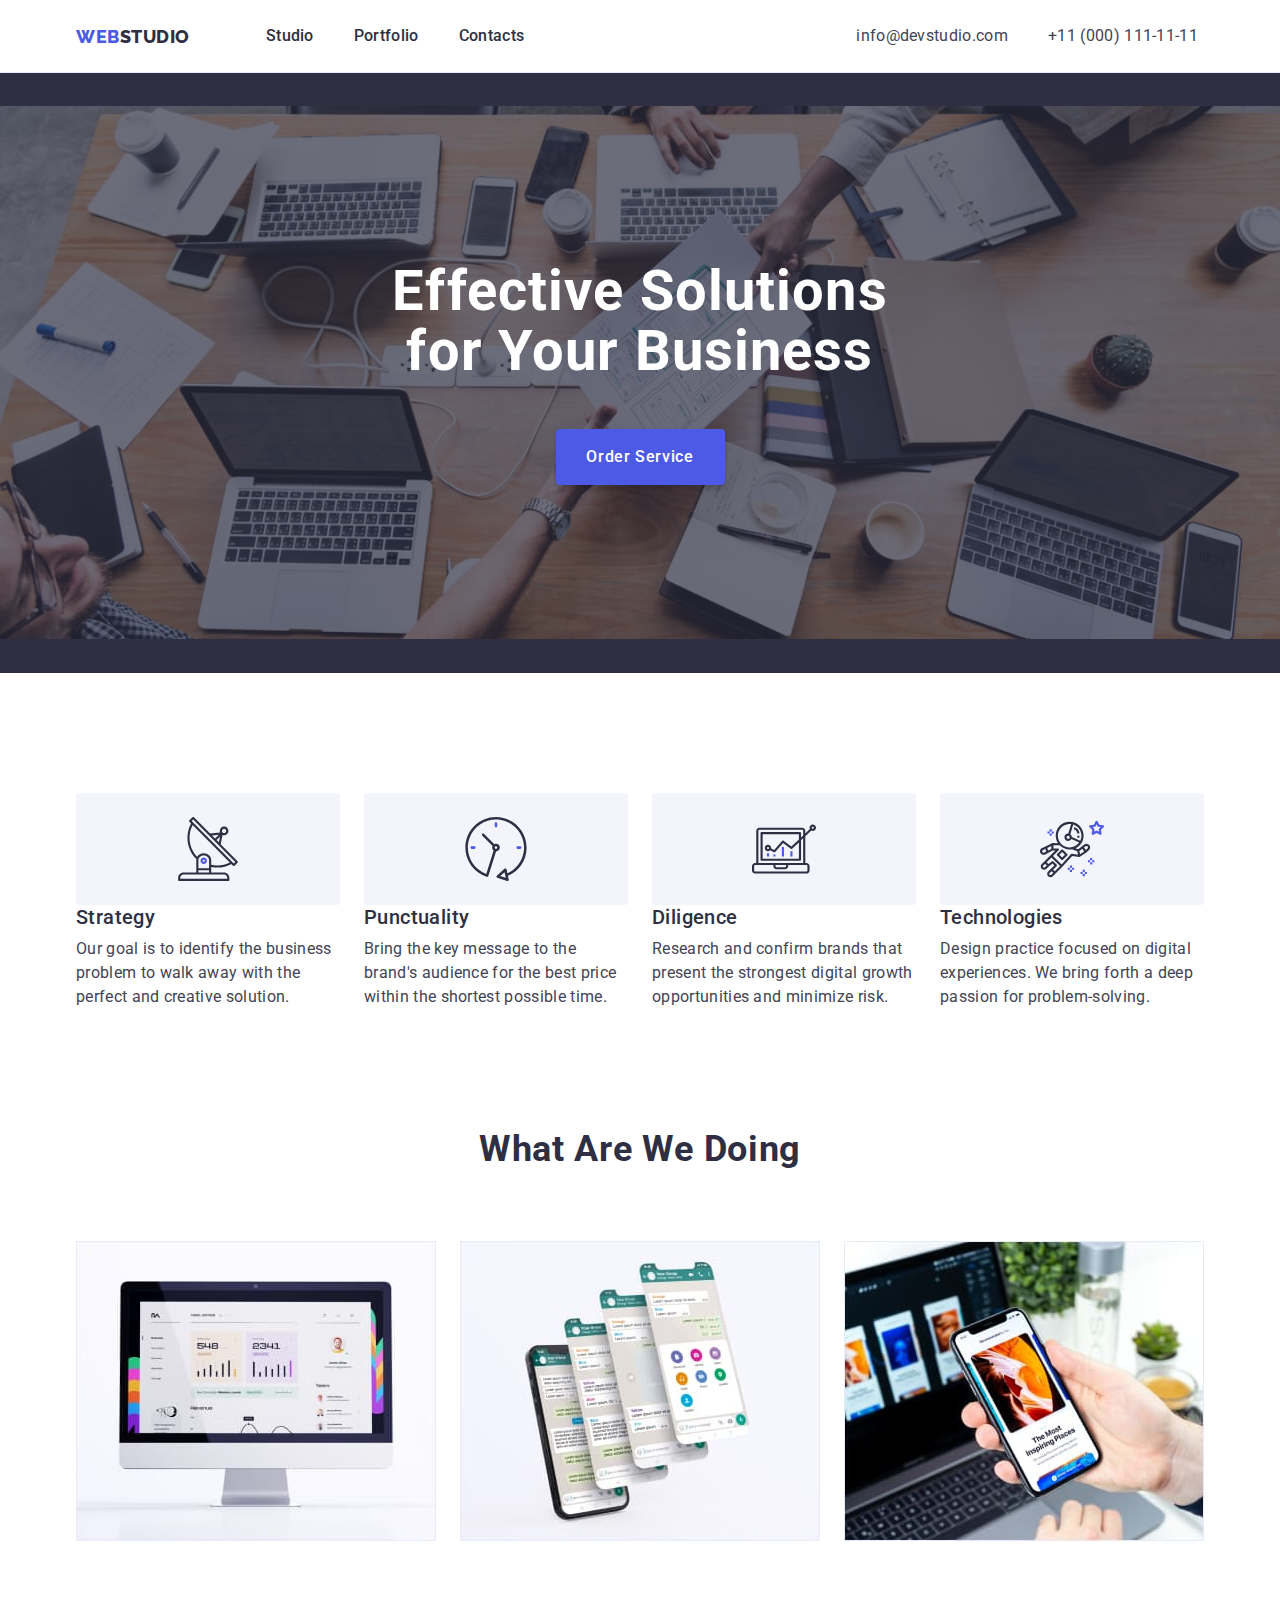
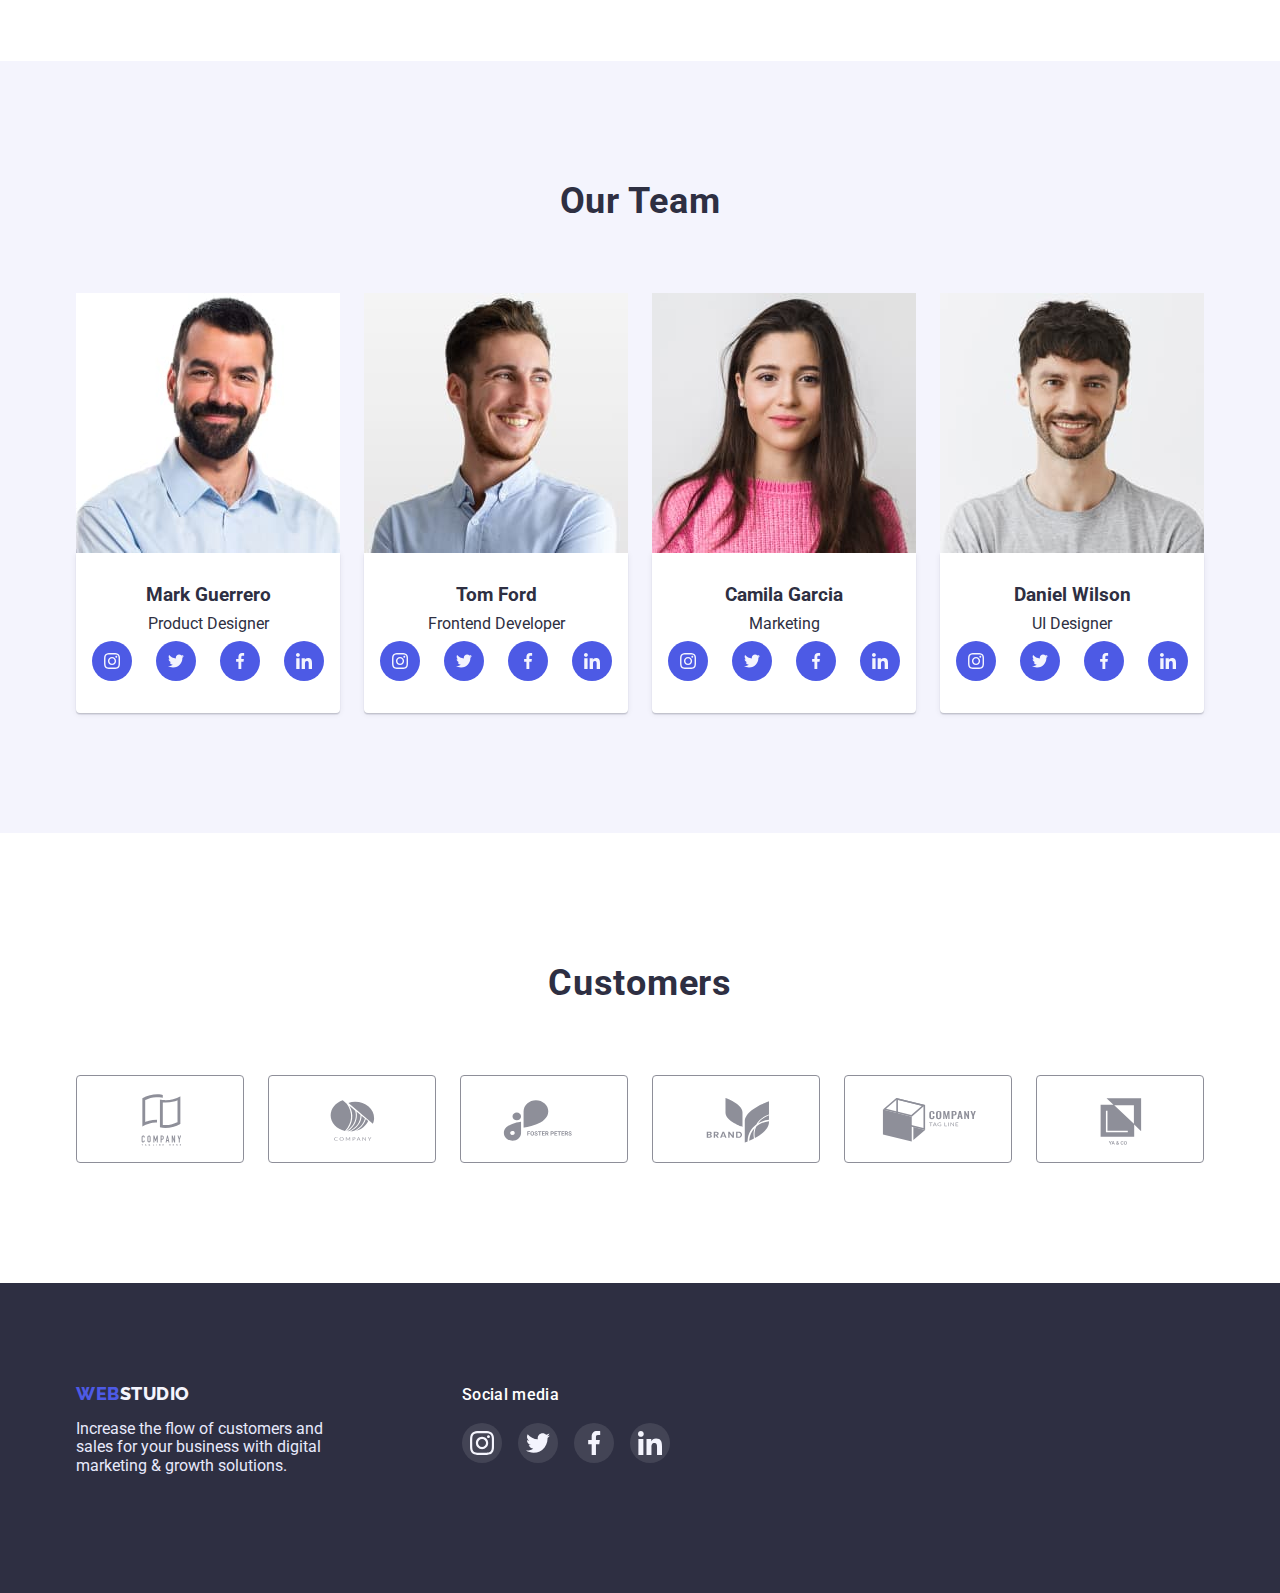
<file: index.html>
<!DOCTYPE html>
<html lang="en">
  <head>
    <meta charset="UTF-8" />
    <meta http-equiv="X-UA-Compatible" content="IE=edge" />
    <meta name="viewport" content="width=device-width, initial-scale=1.0" />

    <link
      href="https://fonts.googleapis.com/css2?family=Raleway:wght@800&family=Roboto:wght@400;500;700;900&display=swap"
      rel="stylesheet"
    />
    <link rel="stylesheet" href="./css/modern-normalize.css" />
    <title>WebStudio</title>
    <link rel="preconnect" href="https://fonts.googleapis.com" />
    <link rel="preconnect" href="https://fonts.gstatic.com" crossorigin />
    <link rel="stylesheet" href="./css/styles.css" />
  </head>
  <body>
    <header class="header">
      <div class="container nav-container">
        <nav class="nav-header">
          <a href="./index.html" class="header-link logo-first link"
            >Web<span class="logo-header">Studio</span>
          </a>
          <ul class="list site-nav">
            <li>
              <a href="./index.html" class="header-link link header-nav"
                >Studio</a
              >
            </li>
            <li>
              <a href="./portfolio.html" class="header-link link header-nav"
                >Portfolio</a
              >
            </li>
            <li><a href="" class="header-link link header-nav">Contacts</a></li>
          </ul>
        </nav>
        <div class="additional-nav">
          <address>
            <ul class="list">
              <li>
                <a
                  href="mailto:info@devstudio.com"
                  class="header-link link header-contacts"
                  >info@devstudio.com</a
                >
              </li>
              <li>
                <a
                  href="tel:+110001111111"
                  class="header-link link header-contacts"
                  >+11 (000) 111-11-11</a
                >
              </li>
            </ul>
          </address>
        </div>
      </div>
    </header>
    <main>
      <section class="hero-main">
        <div class="container">
          <h1 class="hero-hover">Effective Solutions for Your Business</h1>
          <button type="button" class="hero-btn">Order Service</button>
        </div>
      </section>

      <section class="advantages">
        <div class="container">
          <h2 class="visually-hidden">Advantages</h2>
          <ul class="list">
            <li>
              <div class="advantages-icon-box">
                <svg class="advantages-icon">
                  <use href="./images/symbol-defs.svg#icon-antenna"></use>
                </svg>
              </div>
              <h3 class="advantages-hover">Strategy</h3>
              <p class="advantages-text">
                Our goal is to identify the business problem to walk away with
                the perfect and creative solution.
              </p>
            </li>
            <li>
              <div class="advantages-icon-box">
                <svg class="advantages-icon">
                  <use href="./images/symbol-defs.svg#icon-clock"></use>
                </svg>
              </div>
              <h3 class="advantages-hover">Punctuality</h3>
              <p class="advantages-text">
                Bring the key message to the brand's audience for the best price
                within the shortest possible time.
              </p>
            </li>
            <li>
              <div class="advantages-icon-box">
                <svg class="advantages-icon">
                  <use href="./images/symbol-defs.svg#icon-diagram"></use>
                </svg>
              </div>
              <h3 class="advantages-hover">Diligence</h3>
              <p class="advantages-text">
                Research and confirm brands that present the strongest digital
                growth opportunities and minimize risk.
              </p>
            </li>
            <li>
              <div class="advantages-icon-box">
                <svg class="advantages-icon">
                  <use href="./images/symbol-defs.svg#icon-astronaut"></use>
                </svg>
              </div>
              <h3 class="advantages-hover">Technologies</h3>
              <p class="advantages-text">
                Design practice focused on digital experiences. We bring forth a
                deep passion for problem-solving.
              </p>
            </li>
          </ul>
        </div>
      </section>

      <section class="our-jobs">
        <div class="container">
          <h2 class="what-we-do">What are we doing</h2>
          <ul class="list">
            <li>
              <img src="./images/first-photo.jpg" alt="Screen" width="360" />
            </li>
            <li>
              <img src="./images/second-photo.jpg" alt="Phone" width="360" />
            </li>
            <li>
              <img
                src="./images/third-photo.jpg"
                alt="Phone on screen`s backgrund"
                width="360"
              />
            </li>
          </ul>
        </div>
      </section>

      <section class="our-team">
        <div class="container">
          <h2 class="team-hero">Our Team</h2>
          <ul class="list team-member-list">
            <li class="team-member">
              <img
                src="./images/team-member-one.jpg"
                alt="A man with a beard and in
            shirt"
                width="264"
              />
              <div class="team-member-descr-list">
                <h3 class="team-member-name">Mark Guerrero</h3>
                <p class="team-member-descr">Product Designer</p>
                <ul class="team-member-social-list list">
                  <li class="social-media">
                    <a href="" class="team-member-social link">
                      <svg class="member-social-icon">
                        <use
                          href="./images/symbol-defs.svg#icon-instagram"
                        ></use>
                      </svg>
                    </a>
                  </li>
                  <li class="social-media">
                    <a href="" class="team-member-social link">
                      <svg class="member-social-icon">
                        <use href="./images/symbol-defs.svg#icon-twitter"></use>
                      </svg>
                    </a>
                  </li>
                  <li class="social-media">
                    <a href="" class="team-member-social link">
                      <svg class="member-social-icon">
                        <use
                          href="./images/symbol-defs.svg#icon-facebook"
                        ></use>
                      </svg>
                    </a>
                  </li>
                  <li class="social-media">
                    <a href="" class="team-member-social link">
                      <svg class="member-social-icon">
                        <use
                          href="./images/symbol-defs.svg#icon-linkedin"
                        ></use>
                      </svg>
                    </a>
                  </li>
                </ul>
              </div>
            </li>
            <li class="team-member">
              <img
                src="./images/team-member-two.jpg"
                alt="A man without a beard and in
            shirt"
                width="264"
              />
              <div class="team-member-descr-list">
                <h3 class="team-member-name">Tom Ford</h3>
                <p class="team-member-descr">Frontend Developer</p>
                <ul class="team-member-social-list list">
                  <li class="social-media">
                    <a href="" class="team-member-social link">
                      <svg class="member-social-icon">
                        <use
                          href="./images/symbol-defs.svg#icon-instagram"
                        ></use>
                      </svg>
                    </a>
                  </li>
                  <li class="social-media">
                    <a href="" class="team-member-social link">
                      <svg class="member-social-icon">
                        <use href="./images/symbol-defs.svg#icon-twitter"></use>
                      </svg>
                    </a>
                  </li>
                  <li class="social-media">
                    <a href="" class="team-member-social link">
                      <svg class="member-social-icon">
                        <use
                          href="./images/symbol-defs.svg#icon-facebook"
                        ></use>
                      </svg>
                    </a>
                  </li>
                  <li class="social-media">
                    <a href="" class="team-member-social link">
                      <svg class="member-social-icon">
                        <use
                          href="./images/symbol-defs.svg#icon-linkedin"
                        ></use>
                      </svg>
                    </a>
                  </li>
                </ul>
              </div>
            </li>
            <li class="team-member">
              <img
                src="./images/team-member-three.jpg"
                alt="Woman in a sweater"
                width="264"
              />
              <div class="team-member-descr-list">
                <h3 class="team-member-name">Camila Garcia</h3>
                <p class="team-member-descr">Marketing</p>
                <ul class="team-member-social-list list">
                  <li class="social-media">
                    <a href="" class="team-member-social link">
                      <svg class="member-social-icon">
                        <use
                          href="./images/symbol-defs.svg#icon-instagram"
                        ></use>
                      </svg>
                    </a>
                  </li>
                  <li class="social-media">
                    <a href="" class="team-member-social link">
                      <svg class="member-social-icon">
                        <use href="./images/symbol-defs.svg#icon-twitter"></use>
                      </svg>
                    </a>
                  </li>
                  <li class="social-media">
                    <a href="" class="team-member-social link">
                      <svg class="member-social-icon">
                        <use
                          href="./images/symbol-defs.svg#icon-facebook"
                        ></use>
                      </svg>
                    </a>
                  </li>
                  <li class="social-media">
                    <a href="" class="team-member-social link">
                      <svg class="member-social-icon">
                        <use
                          href="./images/symbol-defs.svg#icon-linkedin"
                        ></use>
                      </svg>
                    </a>
                  </li>
                </ul>
              </div>
            </li>
            <li class="team-member">
              <img
                src="./images/team-member-four.jpg"
                alt="A man with a beard and in
            t-shirt"
                width="264"
              />
              <div class="team-member-descr-list">
                <h3 class="team-member-name">Daniel Wilson</h3>
                <p class="team-member-descr">UI Designer</p>
                <ul class="team-member-social-list list">
                  <li class="social-media">
                    <a href="" class="team-member-social link">
                      <svg class="member-social-icon">
                        <use
                          href="./images/symbol-defs.svg#icon-instagram"
                        ></use>
                      </svg>
                    </a>
                  </li>
                  <li class="social-media">
                    <a href="" class="team-member-social link">
                      <svg class="member-social-icon">
                        <use href="./images/symbol-defs.svg#icon-twitter"></use>
                      </svg>
                    </a>
                  </li>
                  <li class="social-media">
                    <a href="" class="team-member-social link">
                      <svg class="member-social-icon">
                        <use
                          href="./images/symbol-defs.svg#icon-facebook"
                        ></use>
                      </svg>
                    </a>
                  </li>
                  <li class="social-media">
                    <a href="" class="team-member-social link">
                      <svg class="member-social-icon">
                        <use
                          href="./images/symbol-defs.svg#icon-linkedin"
                        ></use>
                      </svg>
                    </a>
                  </li>
                </ul>
              </div>
            </li>
          </ul>
        </div>
      </section>
      <section>
        <div class="costumer">
          <h2 class="customers-title">Customers</h2>
          <ul class="list customer-list">
            <li class="customer-list-item">
              <a href="" class="customer-link link">
                <svg class="customer-icon">
                  <use href="./images/symbol-defs.svg#icon-Logo-first"></use>
                </svg>
              </a>
            </li>

            <li class="customer-list-item">
              <a href="" class="customer-link">
                <svg class="customer-icon">
                  <use href="./images/symbol-defs.svg#icon-Logo-second"></use>
                </svg>
              </a>
            </li>
            <li class="customer-list-item">
              <a href="" class="customer-link link">
                <svg class="customer-icon">
                  <use href="./images/symbol-defs.svg#icon-Logo-third"></use>
                </svg>
              </a>
            </li>
            <li class="customer-list-item">
              <a href="" class="customer-link link">
                <svg class="customer-icon">
                  <use href="./images/symbol-defs.svg#icon-Logo-fourth"></use>
                </svg>
              </a>
            </li>
            <li class="customer-list-item">
              <a href="" class="customer-link link">
                <svg class="customer-icon">
                  <use href="./images/symbol-defs.svg#icon-Logo-fifth"></use>
                </svg>
              </a>
            </li>
            <li class="customer-list-item">
              <a href="" class="customer-link link">
                <svg class="customer-icon">
                  <use href="./images/symbol-defs.svg#icon-Logo-sixth"></use>
                </svg>
              </a>
            </li>
          </ul>
        </div>
      </section>
    </main>

    <footer class="footer">
      <div class="container">
        <ul class="footer-list list">
          <li class="footer-list-item">
            <a href="./index.html" class="logo-foot link"
              >Web<span class="logo-footer">Studio</span></a
            >
            <p class="footer-text">
              Increase the flow of customers and sales for your business with
              digital marketing & growth solutions.
            </p>
          </li>
          <li class="footer-list-item">
            <p class="footer-social-title">Social media</p>
            <ul class="footer-social-list list">
              <li class="footer-social-media">
                <a href="" class="footer-social link">
                  <svg class="footer-social-icon">
                    <use href="./images/symbol-defs.svg#icon-instagram"></use>
                  </svg>
                </a>
              </li>
              <li class="footer-social-media">
                <a href="" class="footer-social link">
                  <svg class="footer-social-icon">
                    <use href="./images/symbol-defs.svg#icon-twitter"></use>
                  </svg>
                </a>
              </li>
              <li class="footer-social-media">
                <a href="" class="footer-social link">
                  <svg class="footer-social-icon">
                    <use href="./images/symbol-defs.svg#icon-facebook"></use>
                  </svg>
                </a>
              </li>
              <li class="footer-social-media">
                <a href="" class="footer-social link">
                  <svg class="footer-social-icon">
                    <use href="./images/symbol-defs.svg#icon-linkedin"></use>
                  </svg>
                </a>
              </li>
            </ul>
          </li>
        </ul>
      </div>
    </footer>
  </body>
</html>
</file>
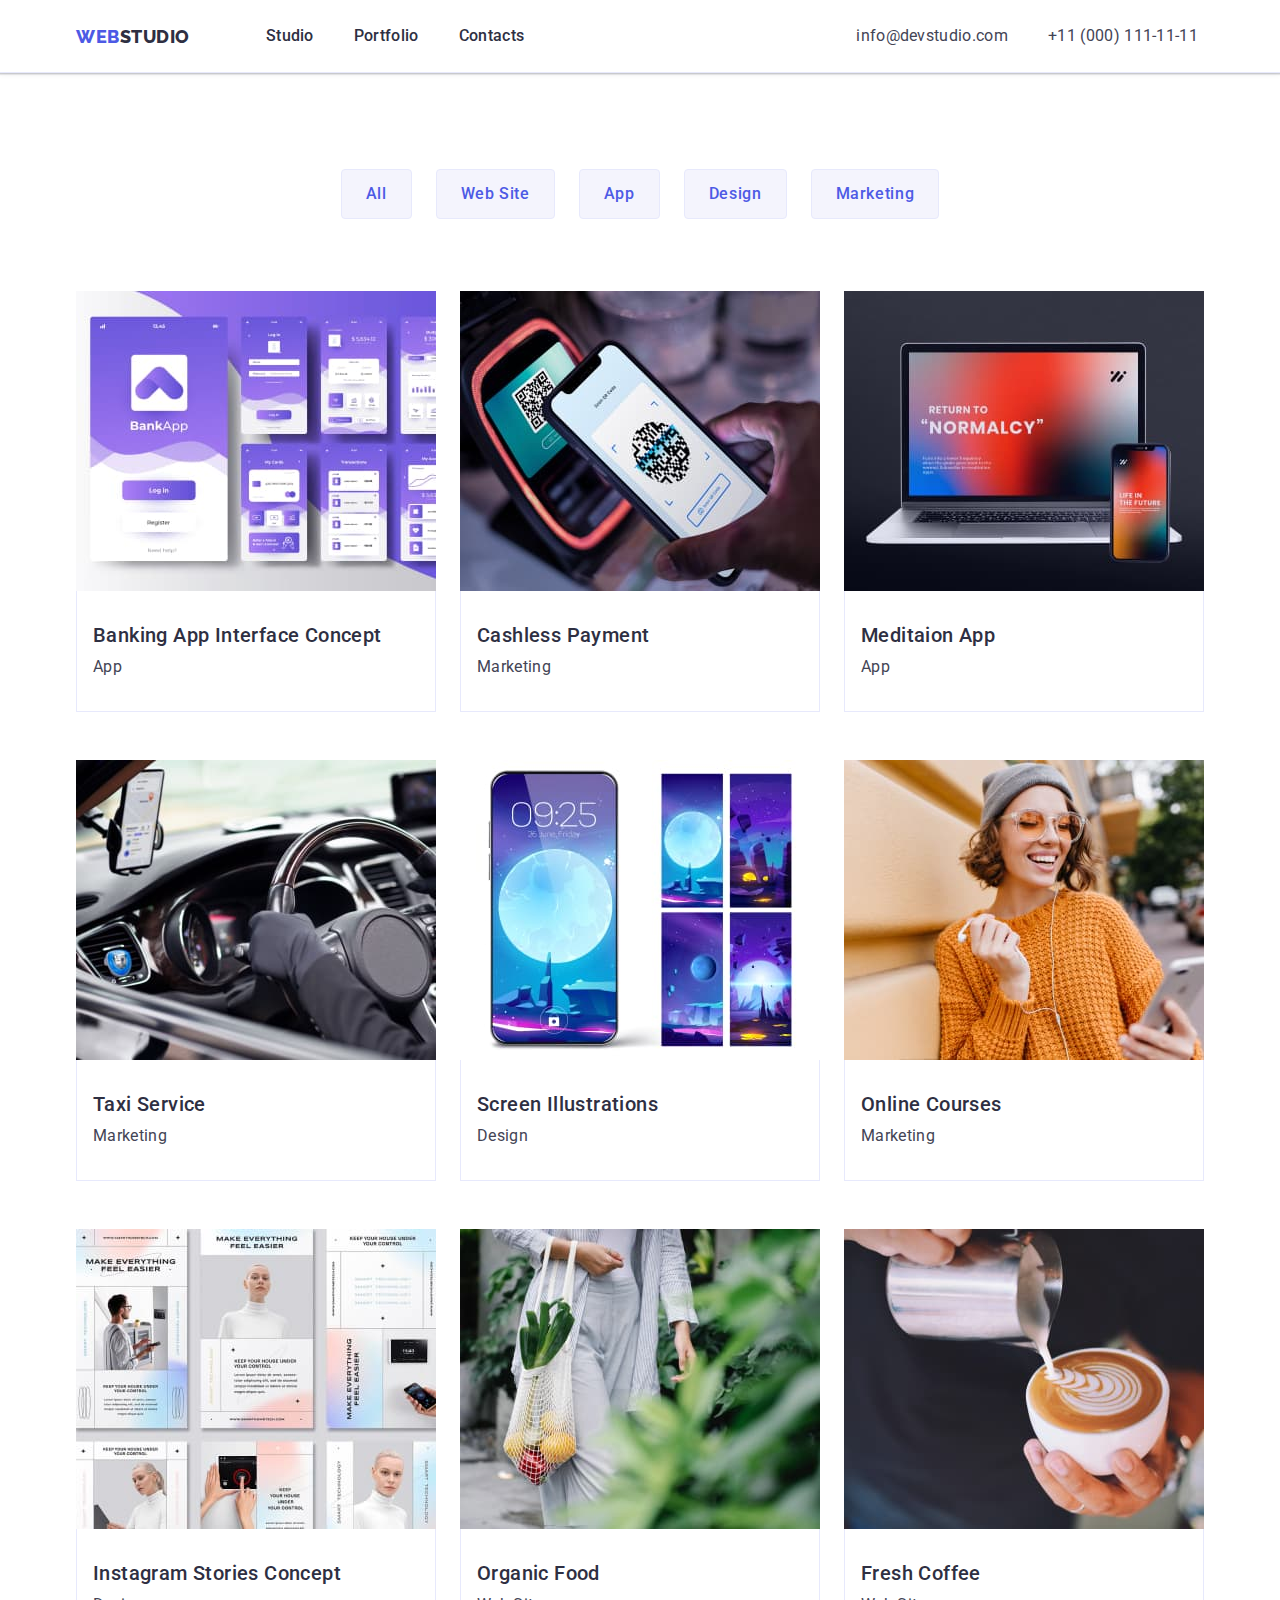
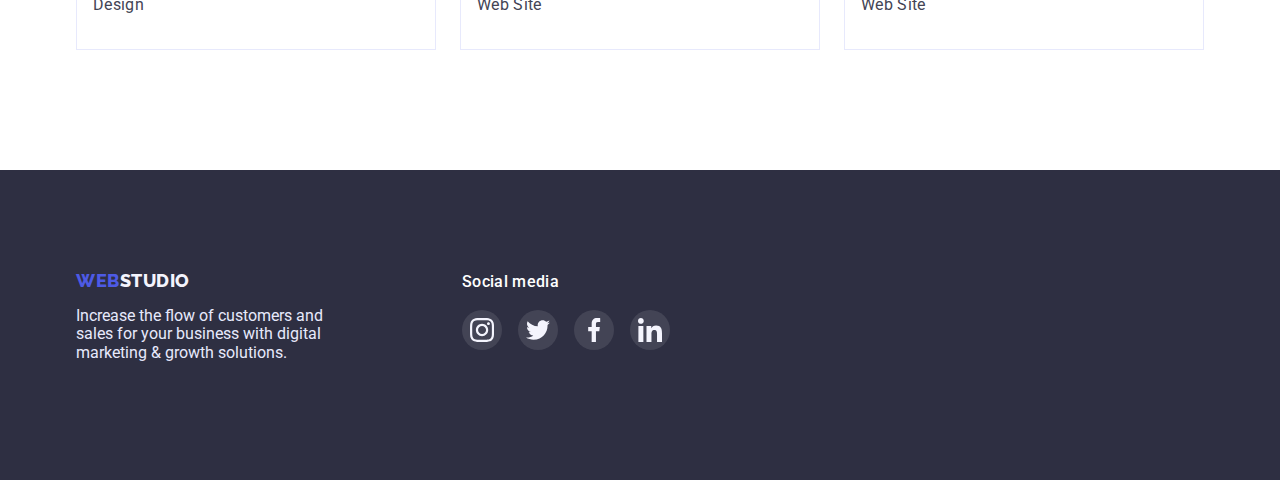
<file: portfolio.html>
<!DOCTYPE html>
<html lang="en">
  <head>
    <meta charset="UTF-8" />
    <meta http-equiv="X-UA-Compatible" content="IE=edge" />
    <meta name="viewport" content="width=device-width, initial-scale=1.0" />
    <link
      href="https://fonts.googleapis.com/css2?family=Raleway:wght@800&family=Roboto:wght@400;500;700;900&display=swap"
      rel="stylesheet"
    />
    <title>WebStudio</title>
    <link rel="stylesheet" href="./css/modern-normalize.css" />
    <link rel="preconnect" href="https://fonts.googleapis.com" />
    <link rel="preconnect" href="https://fonts.gstatic.com" crossorigin />
    <link rel="stylesheet" href="./css/styles.css" />
  </head>
  <body>
    <header class="header">
      <div class="container nav-container">
        <nav class="nav-header">
          <a href="./index.html" class="header-link logo-first link">Web<span class="logo-header">Studio</span>
          </a>
          <ul class="list site-nav">
            <li><a href="./index.html" class="header-link link header-nav">Studio</a></li>
            <li>
              <a href="./portfolio.html" class="header-link link header-nav">Portfolio</a>
            </li>
            <li><a href="" class="header-link link header-nav">Contacts</a></li>
          </ul>
        </nav>
        <div class="additional-nav">
          <address>
            <ul class="list">
              <li>
                <a href="mailto:info@devstudio.com" class="header-link link header-contacts"
                  >info@devstudio.com</a
                >
              </li>
              <li>
                <a href="tel:+110001111111" class="header-link link header-contacts"
                  >+11 (000) 111-11-11</a
                >
              </li>
            </ul>
          </address>
        </div>
      </div>
    </header>
    <main>
      <section class="our-portfolio">
        <div class="container">
          <h1 class="visually-hidden">Portfolio</h1>
          <ul class="list portfolio-btn-list">
            <li><button type="button" class="portfolio-btn">All</button></li>
            <li>
              <button type="button" class="portfolio-btn">Web Site</button>
            </li>
            <li><button type="button" class="portfolio-btn">App</button></li>
            <li><button type="button" class="portfolio-btn">Design</button></li>
            <li>
              <button type="button" class="portfolio-btn">Marketing</button>
            </li>
          </ul>
          <ul class="list our-works">
            <li class="work-item">
              <a
                ><img
                  src="./images/first-portf-photo.jpg"
                  alt="Banking app interface"
                  width="360"
                  class="work-img"
                />
                <div class="work-rec">
                  <h3 class="work-dscr">Banking App Interface Concept</h3>
                  <p class="portfolio-filter">App</p>
                </div></a
              >
            </li>
            <li class="work-item">
              <a
                ><img
                  src="./images/second-portf-photo.jpg"
                  alt="Payment by phone"
                  width="360"
                  class="work-img"
                />
                <div class="work-rec">
                  <h3 class="work-dscr">Cashless Payment</h3>
                  <p class="portfolio-filter">Marketing</p>
                </div></a
              >
            </li>
            <li class="work-item">
              <a
                ><img
                  src="./images/third-portf-photo.jpg"
                  alt="Laptop and phone"
                  width="360"
                  class="work-img"
                />
                <div class="work-rec">
                  <h3 class="work-dscr">Meditaion App</h3>
                  <p class="portfolio-filter">App</p>
                </div></a
              >
            </li>
            <li class="work-item">
              <a
                ><img
                  src="./images/four-portf-photo.jpg"
                  alt="Driwer place"
                  width="360"
                  class="work-img"
                />
                <div class="work-rec">
                  <h3 class="work-dscr">Taxi Service</h3>
                  <p class="portfolio-filter">Marketing</p>
                </div></a
              >
            </li>
            <li class="work-item">
              <a
                ><img
                  src="./images/fifth-portf-photo.jpg"
                  alt="Moon night on phone screen"
                  width="360"
                  class="work-img"
                />
                <div class="work-rec">
                  <h3 class="work-dscr">Screen Illustrations</h3>
                  <p class="portfolio-filter">Design</p>
                </div></a
              >
            </li>
            <li class="work-item">
              <a
                ><img
                  src="./images/sixth-portf-photo.jpg"
                  alt="Woman speaks on phone"
                  width="360"
                  class="work-img"
                />
                <div class="work-rec">
                  <h3 class="work-dscr">Online Courses</h3>
                  <p class="portfolio-filter">Marketing</p>
                </div></a
              >
            </li>
            <li class="work-item">
              <a
                ><img
                  src="./images/seventh-portf-photo.jpg"
                  alt="Concepts of instagram stories"
                  width="360"
                  class="work-img"
                />
                <div class="work-rec">
                  <h3 class="work-dscr">Instagram Stories Concept</h3>
                  <p class="portfolio-filter">Design</p>
                </div></a
              >
            </li>
            <li class="work-item">
              <a
                ><img
                  src="./images/eighth-portf-photo.jpg"
                  alt="Vegetables"
                  width="360"
                  class="work-img"
                />
                <div class="work-rec">
                  <h3 class="work-dscr">Organic Food</h3>
                  <p class="portfolio-filter">Web Site</p>
                </div></a
              >
            </li>
            <li class="work-item">
              <a
                ><img
                  src="./images/ninth-portf-photo.jpg"
                  alt="Coffee"
                  width="360"
                  class="work-img"
                />
                <div class="work-rec">
                  <h3 class="work-dscr">Fresh Coffee</h3>
                  <p class="portfolio-filter">Web Site</p>
                </div></a
              >
            </li>
          </ul>
        </div>
      </section>
    </main>
    <footer class="footer">
      <div class="container">
        <ul class="footer-list list">
          <li class="footer-list-item">
            <a href="./index.html" class="logo-foot link"
              >Web<span class="logo-footer">Studio</span></a
            >
            <p class="footer-text">
              Increase the flow of customers and sales for your business with
              digital marketing & growth solutions.
            </p>
          </li>
          <li class="footer-list-item">
            <p class="footer-social-title">Social media</p>
            <ul class="footer-social-list list">
              <li class="footer-social-media">
                <a href="" class="footer-social link">
                  <svg class="footer-social-icon">
                    <use href="./images/symbol-defs.svg#icon-instagram"></use>
                  </svg>
                </a>
              </li>
              <li class="footer-social-media">
                <a href="" class="footer-social link">
                  <svg class="footer-social-icon">
                    <use href="./images/symbol-defs.svg#icon-twitter"></use>
                  </svg>
                </a>
              </li>
              <li class="footer-social-media">
                <a href="" class="footer-social link">
                  <svg class="footer-social-icon">
                    <use href="./images/symbol-defs.svg#icon-facebook"></use>
                  </svg>
                </a>
              </li>
              <li class="footer-social-media">
                <a href="" class="footer-social link">
                  <svg class="footer-social-icon">
                    <use href="./images/symbol-defs.svg#icon-linkedin"></use>
                  </svg>
                </a>
              </li>
            </ul>
          </li>
        </ul>
      </div>
    </footer>
  </body>
</html>
</file>
<file: css/styles.css>
:root {
  --Primary-brand-color: #4d5ae5;
  --Pressed-state-color: #404bbf;
  --Dark-color: #2e2f42;
  --Success-color: #31d0aa;
  --Text-color: #434455;
  --Subtle-text-color: #8e8f99;
  --Accent-color: #e7e9fc;
  --Light-color: #f4f4fd;
  --Modal-overlay-color: #2e2f42;
  --Hero-background-color: #2e2f42;
  --Hero-text-color: #ffffff;
  --basic-margin: 120px;
  --second-margin: 24px;
}
h1,
h2,
h3,
h4,
h5,
h6,
p {
  margin: 0;
}

ul {
  margin: 0;
  padding: 0;
}

img {
  display: block;
}

body {
  background-color: var(--Hero-text-color);
  font-family: "Roboto", sans-serif;
  color: var(--Dark-color);
}

.container {
  width: 1158px;
  margin: 0 auto;
  padding-left: 15px;
  padding-right: 15px;
}
.list {
  list-style: none;
}
.visually-hidden {
  position: absolute;
  width: 1px;
  height: 1px;
  margin: -1px;
  border: 0;
  padding: 0;
  white-space: nowrap;
  clip-path: inset(100%);
  clip: rect(0 0 0 0);
  overflow: hidden;
}
.link {
  text-decoration: none;
}
/* header */

.header {
  border-bottom: 1px solid var(--Accent-color);
  box-shadow: 0px 2px 1px rgba(46, 47, 66, 0.08),
    0px 1px 1px rgba(46, 47, 66, 0.16), 0px 1px 6px rgba(46, 47, 66, 0.08);
}

.nav-header {
  display: flex;
  text-align: center;
  justify-content: center;
}
.header-link {
  padding-top: 24px;
  padding-bottom: 24px;
  display: block;
}
.site-nav {
  display: flex;
}
.logo-first {
  font-family: "Raleway";
  font-style: normal;
  font-weight: 800;
  font-size: 18px;
  line-height: calc(21 / 18);
  display: flex;
  align-items: center;
  letter-spacing: 0.03em;
  text-transform: uppercase;
  color: var(--Primary-brand-color);
  margin-right: 76px;
  padding-left: 0;
}
.site-nav > li:not(:last-child) {
  margin-right: 40px;
}
.nav-container {
  display: flex;
}
.logo-header {
  color: var(--Dark-color);
}
.header-nav {
  font-weight: 500;
  font-size: 16px;
  line-height: calc(24 / 16);
  letter-spacing: 0.02em;
  color: var(--Dark-color);
}
.additional-nav ul {
  display: flex;
  margin-left: 332px;
}
.additional-nav ul > li:not(:last-child) {
  margin-right: 40px;
}
.header-contacts {
  font-size: 16px;
  line-height: calc(24 / 16);
  letter-spacing: 0.02em;
  color: var(--Text-color);
  font-style: normal;
}
.header-nav:hover,
.header-nav:focus {
  color: var(--Pressed-state-color);
}
.header-contacts:hover,
.header-contacts:focus {
  color: var(--Pressed-state-color);
}
/* main page */

/* hero sectoin */
.hero-main {
  background-color: var(--Dark-color);
  padding-bottom: 188px;
  padding-top: 188px;
  text-align: center;
  background-image: linear-gradient(
      rgba(46, 47, 66, 0.7),
      rgba(46, 47, 66, 0.7)
    ),
    url(../images/hero-background.jpg);
  background-repeat: no-repeat;
  background-position: center;
  background-color: #2e2f42 70%;
  background-size: 100%;
}

.hero-hover {
  font-weight: 700;
  font-size: 56px;
  line-height: calc(60 / 56);

  letter-spacing: 0.02em;
  color: var(--Hero-text-color);
  margin-bottom: 48px;
  width: 496px;
  margin-right: auto;
  margin-left: auto;
}
.hero-btn {
  font-family: "Roboto";
  font-style: normal;
  font-weight: 500;
  font-size: 16px;
  line-height: calc(24 / 16);

  align-items: center;
  letter-spacing: 0.04em;
  color: var(--Hero-text-color);
  background: var(--Primary-brand-color);
  box-shadow: 0px 4px 4px rgba(0, 0, 0, 0.15);
  border-radius: 4px;
  width: 169px;
  height: 56px;
  border: none;
}
.hero-btn:hover,
.hero-btn:focus {
  cursor: pointer;
  background: var(--Pressed-state-color);
}
/*Advantages */
.advantages {
  margin-top: var(--basic-margin);
  margin-bottom: var(--basic-margin);
}
.advantages-icon {
  width: 64px;
  height: 64px;
}
.advantages-icon-box {
  padding-bottom: 8px;
  display: flex;
  justify-content: center;
  align-items: center;
  padding-top: 24px;
  padding-bottom: 24px;
  background-color: var(--Light-color);
  border-radius: 4px;
}

.advantages ul > li {
  width: 264px;
}
.advantages ul > li:not(:last-child) {
  margin-right: var(--second-margin);
}
.advantages ul {
  display: flex;
}
.advantages-hover {
  font-weight: 500;
  font-size: 20px;
  line-height: calc(24 / 20);
  letter-spacing: 0.02em;
  margin-bottom: 8px;
}
.advantages-text {
  font-size: 16px;
  line-height: calc(24 / 16);
  letter-spacing: 0.02em;
  color: var(--Text-color);
}
/* What are we doing */
.our-jobs {
  margin-top: var(--basic-margin);
  margin-bottom: var(--basic-margin);
}
.our-jobs ul {
  display: flex;
}
.what-we-do {
  font-weight: 700;
  font-size: 36px;
  line-height: calc(40 / 36);
  text-align: center;
  letter-spacing: 0.02em;
  text-transform: capitalize;
  width: 325px;
  margin-right: auto;
  margin-left: auto;
  margin-bottom: 72px;
}
.our-jobs ul > li:not(:last-child) {
  margin-right: var(--second-margin);
}

/* our team */
.our-team {
  background-color: var(--Light-color);
  margin-top: var(--basic-margin);
  padding-top: 120px;
  padding-bottom: 120px;
}

.team-hero {
  font-weight: 700;
  font-size: 36px;
  line-height: calc(40 / 36);
  text-align: center;
  letter-spacing: 0.02em;
  text-transform: capitalize;
  margin-left: auto;
  margin-right: auto;
  padding-bottom: 72px;
}
.team-member-list {
  display: flex;
}
.team-member:not(:last-child) {
  margin-right: var(--second-margin);
}

.team-member-descr-list {
  background-color: var(--Hero-text-color);
  text-align: center;
  box-shadow: 0px 1px 6px rgba(46, 47, 66, 0.08),
    0px 1px 1px rgba(46, 47, 66, 0.16), 0px 2px 1px rgba(46, 47, 66, 0.08);
  border-radius: 0px 0px 4px 4px;
}
.team-member-name {
  padding-top: 32px;
  padding-bottom: 8px;
}
.team-member-descr {
  padding-bottom: 8px;
}

.team-member-social-list {
  display: flex;
  justify-content: center;
  gap: 24px;
  padding-bottom: 32px;
}
.social-media {
  width: 40px;
  height: 40px;
}
.team-member-social {
  color: var(--Hero-text-color);
  background-color: var(--Primary-brand-color);
  display: flex;
  justify-content: center;
  align-items: center;
  width: 100%;
  height: 100%;
  border-radius: 50%;
}
.member-social-icon {
  width: 16px;
  height: 16px;
}

.team-member-social:is(:hover, :focus) {
  background-color: var(--Pressed-state-color);
}

/* costumers */
.costumer {
  padding-top: 130px;
  padding-bottom: 120px;
}

.customers-title {
  font-weight: 700;
font-size: 36px;
line-height: calc(40/36);
text-align: center;
letter-spacing: 0.02em;
text-transform: capitalize;
padding-bottom: 72px;
}
.customer-list {
  display: flex;
  justify-content: center;
  align-items: center;
  gap: 24px;
}
.customer-list-item {
  width: 168px;
  height: 88px;
}



.customer-link {
  border: 1px solid var(--Subtle-text-color);
  color: var(--Subtle-text-color);
  border-radius: 4px;
  display: flex;
  justify-content: center;
  align-items: center;
  width: 100%;
  height: 100%;
  padding: 16px 32px;
}
.customer-icon {
  width: 104px;
  height: 56px;
  fill: currentColor;
}
.customer-link:is(:hover, :focus) {
  border-color: var(--Pressed-state-color);
  color: var(--Pressed-state-color);
}



/* portfolio */

/* portfolio-btn`s */
.our-portfolio {
  padding-top: 96px;
}
.portfolio-btn-list {
  display: flex;
  margin-bottom: 72px;
  justify-content: center;
}
.portfolio-btn {
  font-family: "Roboto";
  font-style: normal;
  font-weight: 500;
  font-size: 16px;
  line-height: calc(24 / 16);
  align-items: center;
  text-align: center;
  letter-spacing: 0.04em;
  color: var(--Primary-brand-color);
  background-color: var(--Light-color);
  border: 1px solid var(--Accent-color);
  padding: 12px 24px;
  border-radius: 4px;
}
.portfolio-btn-list > li:not(:last-child) {
  margin-right: var(--second-margin);
}

.portfolio-btn:hover,
.portfolio-btn:focus {
  background: var(--Pressed-state-color);
  box-shadow: 0px 3px 1px rgba(0, 0, 0, 0.1), 0px 2px 1px rgba(0, 0, 0, 0.08),
    0px 2px 2px rgba(0, 0, 0, 0.12);
  border-color: var(--Pressed-state-color);
  color: var(--Hero-text-color);
  cursor: pointer;
}
/* our works */
.our-works {
  margin-bottom: var(--basic-margin);
  display: flex;
  flex-wrap: wrap;
}
.work-item:not(:nth-child(3n)) {
  margin-right: var(--second-margin);
}
.work-item:not(:nth-last-child(-n + 3)) {
  margin-bottom: 48px;
}
.work-item:hover,
.work-item:focus {
box-shadow: 0px 1px 6px rgba(46, 47, 66, 0.08), 0px 1px 1px rgba(46, 47, 66, 0.16), 0px 2px 1px rgba(46, 47, 66, 0.08);
}
.work-rec {
  border: 1px solid var(--Accent-color);
  border-top: 0;
  padding-top: 32px;
  padding-bottom: 32px;
  padding-left: 16px;
}
.work-dscr {
  font-weight: 500;
  font-size: 20px;
  line-height: calc(24 / 20);
  letter-spacing: 0.02em;
  margin-bottom: 8px;
}
.portfolio-filter {
  font-size: 16px;
  line-height: calc(24 / 16);
  letter-spacing: 0.02em;
  color: var(--Text-color);
}

/* footer */
.footer {
  background-color: var(--Dark-color);
  padding-top: 100px;
  padding-bottom: 100px;
}
.footer-list {
  width: 264px;
height: 110px;
display: flex;
}
.footer-list-item {
  margin-right: 120px;
}
.logo-foot {
  font-family: "Raleway";
  font-weight: 800;
  font-size: 18px;
  line-height: calc(21 / 18);
  display: flex;
  align-items: center;
  letter-spacing: 0.03em;
  text-transform: uppercase;
  color: var(--Primary-brand-color);
  margin-bottom: 16px;
}
.logo-footer {
  color: var(--Light-color);
}
.footer-text {
  color: var(--Accent-color);
  width: 266px;
}
.footer-social-title {
font-weight: 500;
font-size: 16px;
line-height: 24px;
letter-spacing: 0.02em;
color: var(--Hero-text-color);
margin-bottom: 16px;
}
.footer-social-list {
  display: flex;
  justify-content: center;
  gap: 16px;
}
.footer-social-media {
  width: 40px;
  height: 40px;
}
.footer-social {
  color: var(--Hero-text-color);
 background: rgba(255, 255, 255, 0.1);
  display: flex;
  justify-content: center;
  align-items: center;
  width: 100%;
  height: 100%;
  border-radius: 50%;
}
.footer-social-icon {
  width: 24px;
  height: 24px;
}

.footer-social:is(:hover, :focus) {
  background-color: var(--Success-color);
}
</file>
